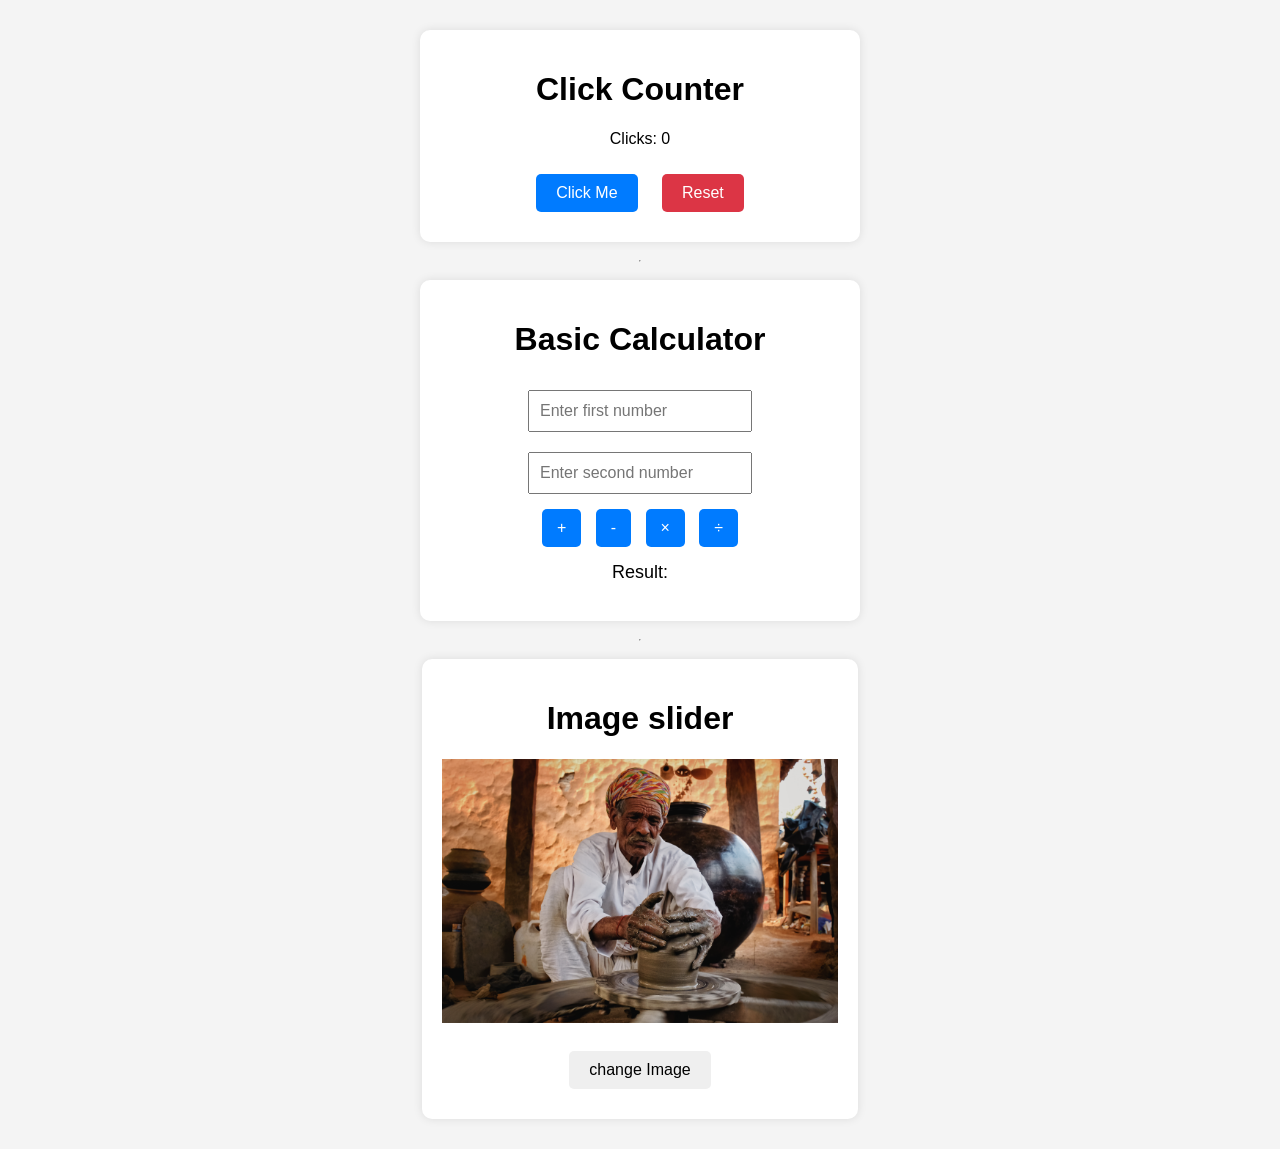
<file: index.html>
<!DOCTYPE html>
<html lang="en">
<head>
    <meta charset="UTF-8">
    <meta name="viewport" content="width=device-width, initial-scale=1.0">
    <title>Click Counter</title>
    <link rel="stylesheet" href="index.css">
    
   
</head>
<body>
    <div class="container">
        <h1>Click Counter</h1>
        <p>Clicks: <span id="counter">0</span></p>
        <button id="clickButton">Click Me</button>
        <button id="resetButton">Reset</button>
    </div>

    <hr>

    <div class="calculator">
        <h1>Basic Calculator</h1>
        <input type="number" id="firstNumber" placeholder="Enter first number">
        <input type="number" id="secondNumber" placeholder="Enter second number">
        <br>
        <button class="button1" onclick="performCalculation('+')">+</button>
        <button class="button1" onclick="performCalculation('-')">-</button>
        <button class="button1" onclick="performCalculation('*')">×</button>
        <button class="button1" onclick="performCalculation('/')">÷</button>
        <p id="calcResult">Result: </p>
    </div>

    <hr>

    <center>
    <div class="image01">
        <h1>Image slider</h1>
    <img id="img1" height="400px" width="auto" src="artisian1.png">
    <br>
    <button onclick="change()" id="btn3">change Image</button>
   
    </div>
    </center>

    <script src="index.js"></script>
</body>
</html>
</file>
<file: index.css>
/* styles.css */
body {
    font-family: Arial, sans-serif;
    display: flex;
    flex-direction: column;
    align-items: center;
    justify-content: center;
    min-height: 100vh;
    background-color: #f4f4f4;
    margin: 0;
    padding: 20px;
}
.container, .calculator, .image01 {
    text-align: center;
    background: white;
    padding: 20px;
    border-radius: 10px;
    box-shadow: 0 0 10px rgba(0, 0, 0, 0.1);
    width: 90%;
    max-width: 400px;
    margin: 10px 0;
}
button {
    padding: 10px 20px;
    font-size: 16px;
    margin: 10px;
    cursor: pointer;
    border: none;
    border-radius: 5px;
}
#clickButton {
    background-color: #007bff;
    color: white;
}
#clickButton:hover {
    background-color: #0056b3;
}
#resetButton {
    background-color: #dc3545;
    color: white;
}
#resetButton:hover {
    background-color: #a71d2a;
}
/* Responsive Inputs */
input {
    padding: 10px;
    margin: 10px;
    font-size: 16px;
    width: calc(100% - 20px);
    max-width: 200px;
}
.button1 {
    padding: 10px 15px;
    margin: 5px;
    font-size: 16px;
    cursor: pointer;
    border: none;
    border-radius: 5px;
    background-color: #007bff;
    color: white;
}
.button1:hover {
    background-color: #0056b3;
}
#calcResult {
    font-size: 18px;
    margin-top: 10px;
}
/* Responsive Image Slider */
.image01 {
    background-color: white;
    padding: 20px;
    border-radius: 10px;
    text-align: center;
    width: 90%;
    max-width: 450px;
}
img {
    width: 100%;
    max-width: 400px;
    height: auto;
    object-fit: cover;
    margin: 0 auto;
    display: block;
}
.button2 {
    padding: 10px;
    font-size: 16px;
    cursor: pointer;
    border: none;
    background-color: #007bff;
    color: white;
    border-radius: 5px;
}
.button2:hover {
    background-color: #0056b3;
}
@media (max-width: 600px) {
    button {
        font-size: 14px;
        padding: 8px 16px;
    }
    .container, .calculator, .image01 {
        width: 100%;
        padding: 15px;
    }
}
</file>
